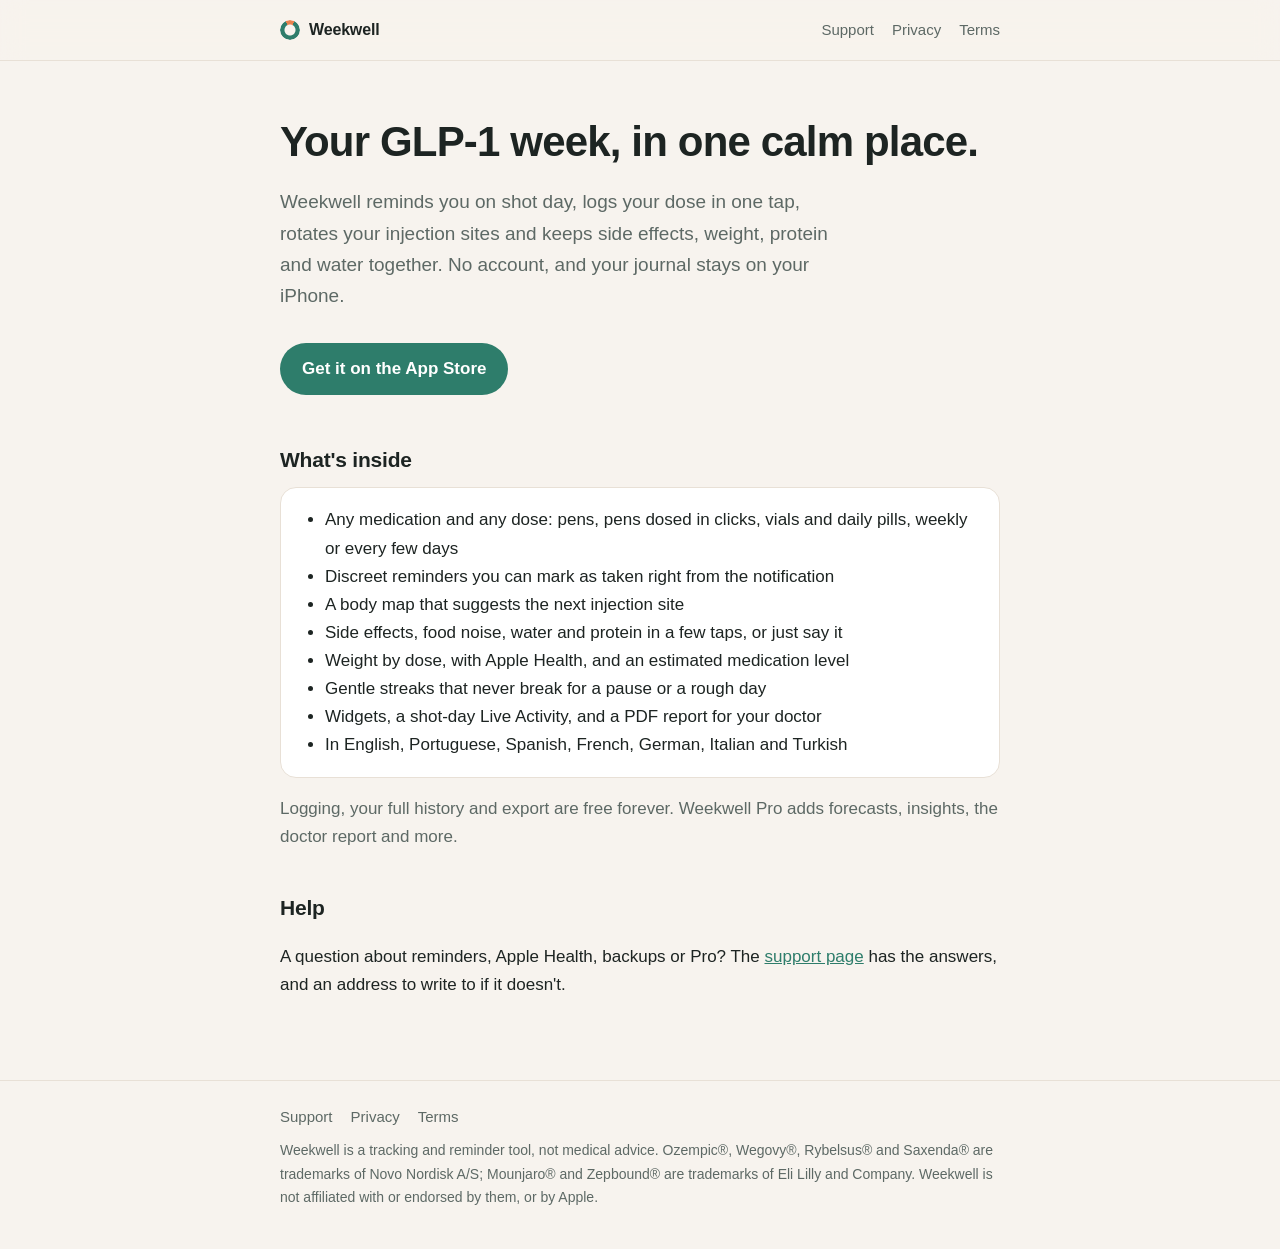
<file: index.html>
<!doctype html>
<html lang="en">
<head>
<meta charset="utf-8">
<meta name="viewport" content="width=device-width, initial-scale=1">
<title>Weekwell: GLP-1 Shot Tracker</title>
<meta name="description" content="Weekwell keeps your GLP-1 routine in one calm place: shot and pill reminders, injection sites, side effects, weight, protein and water.">
<link rel="canonical" href="https://codiee-dev.github.io/glp1-tracker-web/">
<link rel="stylesheet" href="style.css">
</head>
<body>

<header>
  <div class="wrap">
    <a class="brand" href="index.html"><span class="ring"></span> Weekwell</a>
    <nav>
      <a href="support.html">Support</a>
      <a href="privacy.html">Privacy</a>
      <a href="https://www.apple.com/legal/internet-services/itunes/dev/stdeula/" rel="noopener">Terms</a>
    </nav>
  </div>
</header>

<main>
  <div class="wrap">
    <section class="hero">
      <h1>Your GLP-1 week, in one calm place.</h1>
      <p>
        Weekwell reminds you on shot day, logs your dose in one tap, rotates your
        injection sites and keeps side effects, weight, protein and water together.
        No account, and your journal stays on your iPhone.
      </p>
      <a class="button" href="https://apps.apple.com/app/id6818553837" rel="noopener">Get it on the App Store</a>
    </section>

    <h2>What's inside</h2>
    <div class="card">
      <ul style="margin:0">
        <li>Any medication and any dose: pens, pens dosed in clicks, vials and daily pills, weekly or every few days</li>
        <li>Discreet reminders you can mark as taken right from the notification</li>
        <li>A body map that suggests the next injection site</li>
        <li>Side effects, food noise, water and protein in a few taps, or just say it</li>
        <li>Weight by dose, with Apple Health, and an estimated medication level</li>
        <li>Gentle streaks that never break for a pause or a rough day</li>
        <li>Widgets, a shot-day Live Activity, and a PDF report for your doctor</li>
        <li>In English, Portuguese, Spanish, French, German, Italian and Turkish</li>
      </ul>
    </div>

    <p class="muted">
      Logging, your full history and export are free forever. Weekwell Pro adds
      forecasts, insights, the doctor report and more.
    </p>

    <h2>Help</h2>
    <p>
      A question about reminders, Apple Health, backups or Pro? The
      <a href="support.html">support page</a> has the answers, and an address to
      write to if it doesn't.
    </p>
  </div>
</main>

<footer>
  <div class="wrap">
    <nav>
      <a href="support.html">Support</a>
      <a href="privacy.html">Privacy</a>
      <a href="https://www.apple.com/legal/internet-services/itunes/dev/stdeula/" rel="noopener">Terms</a>
    </nav>
    Weekwell is a tracking and reminder tool, not medical advice. Ozempic®, Wegovy®, Rybelsus® and Saxenda® are trademarks of Novo Nordisk A/S; Mounjaro® and Zepbound® are trademarks of Eli Lilly and Company. Weekwell is not affiliated with or endorsed by them, or by Apple.
  </div>
</footer>

</body>
</html>
</file>
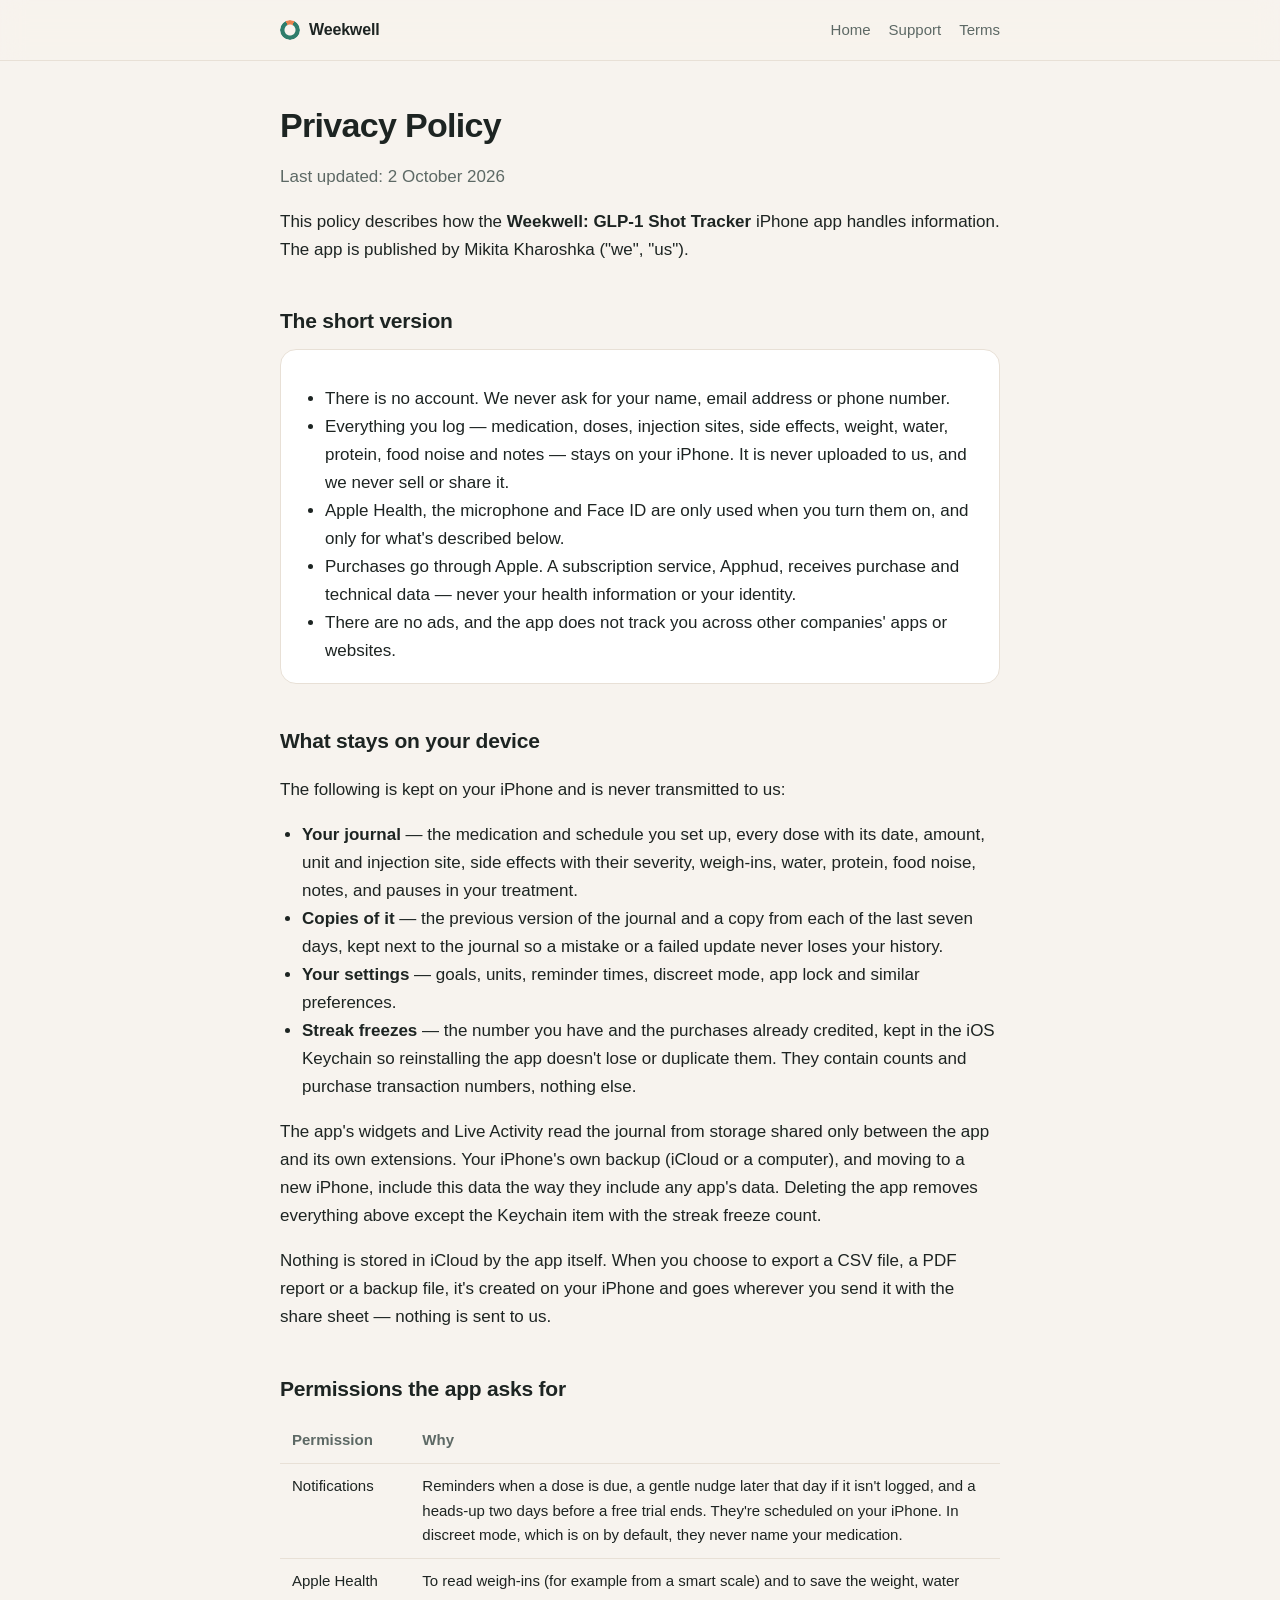
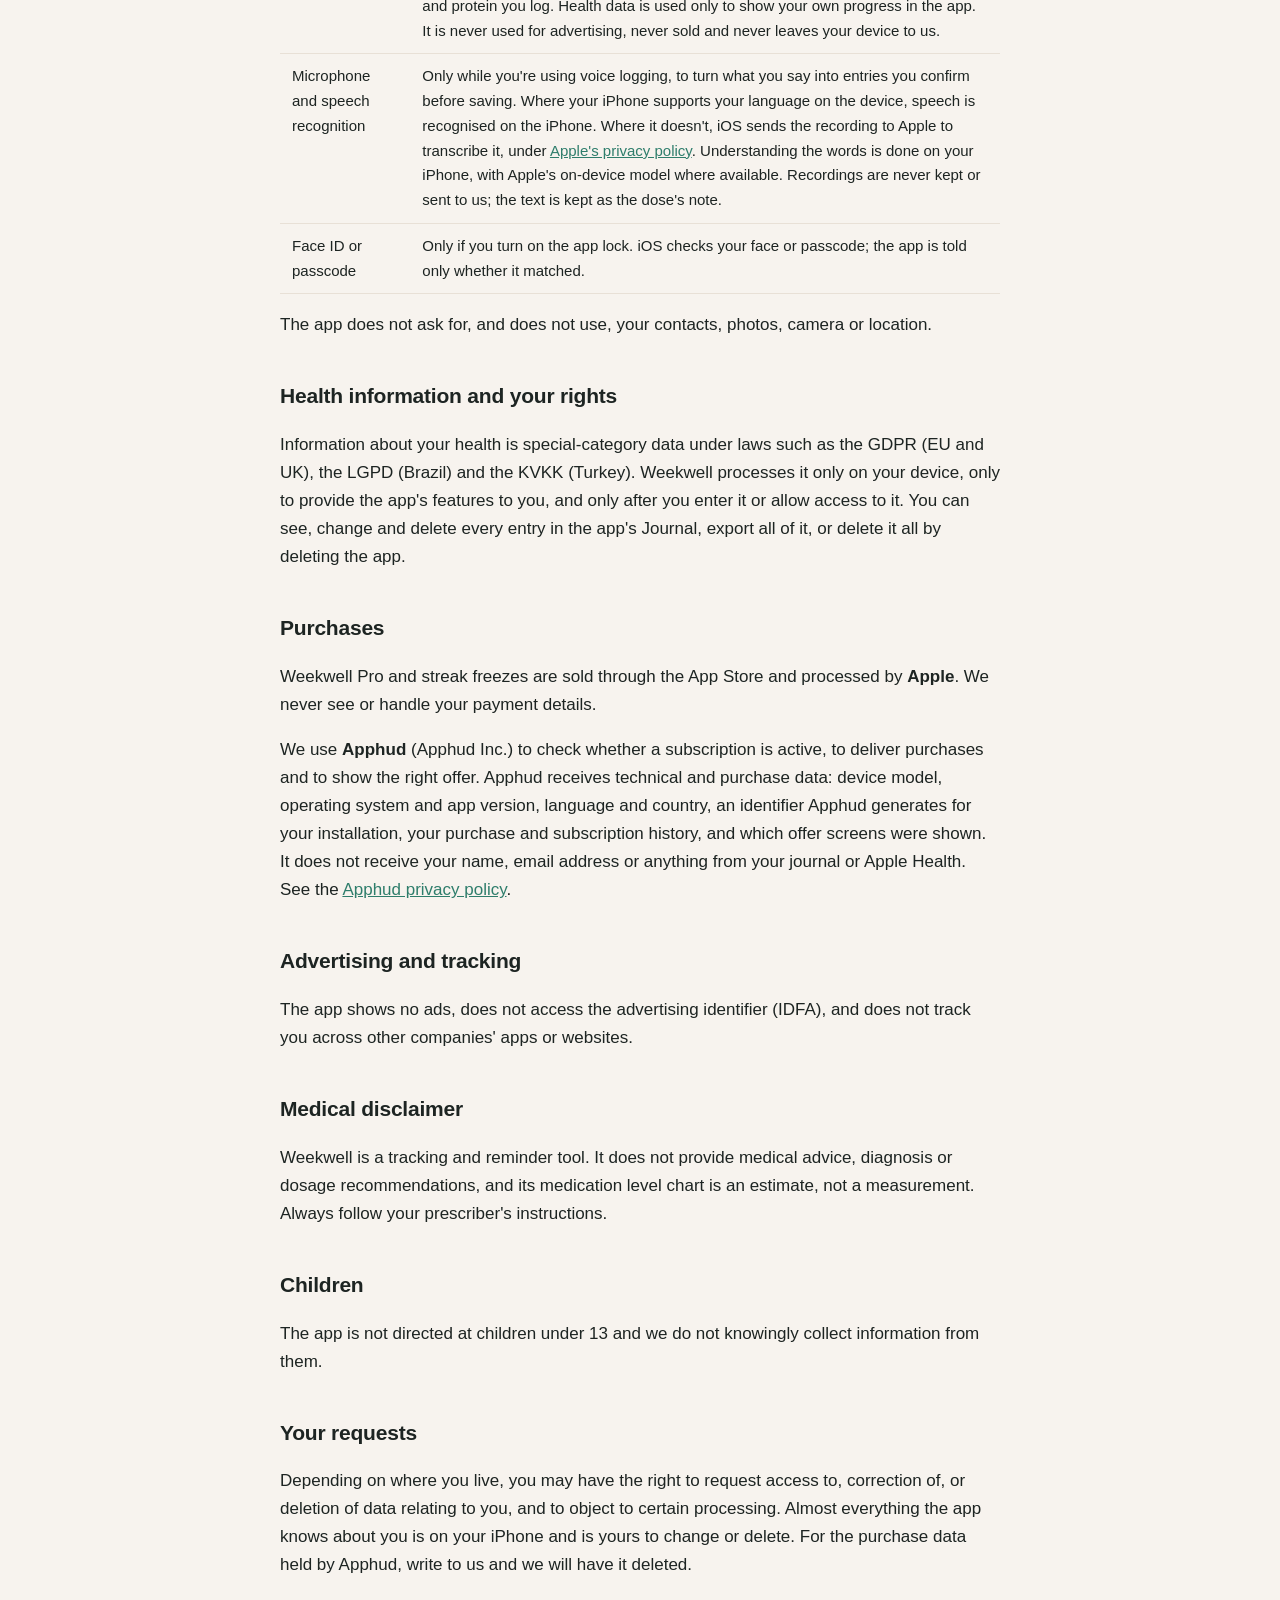
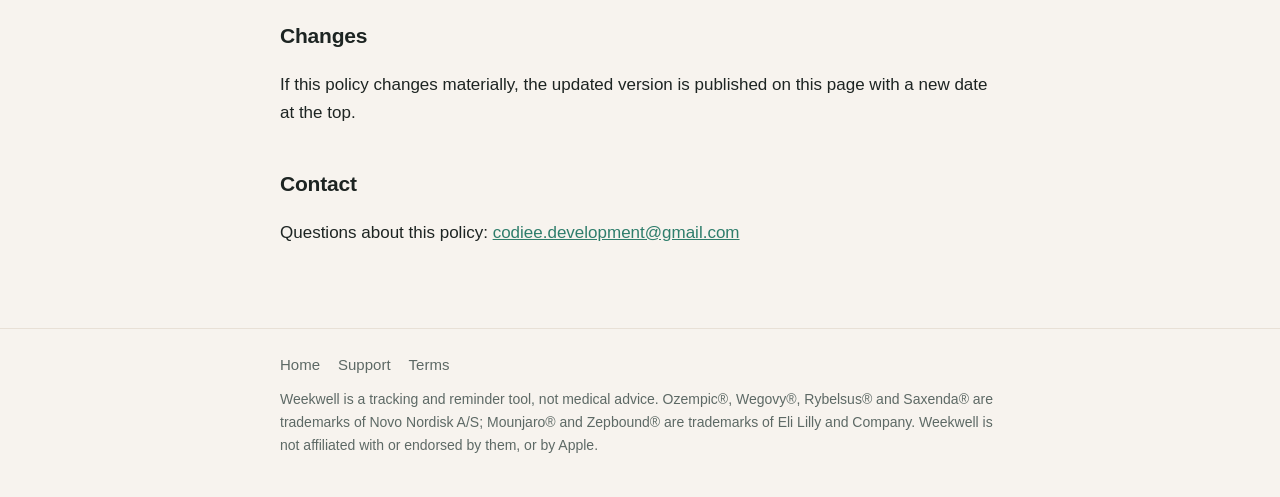
<file: privacy.html>
<!doctype html>
<html lang="en">
<head>
<meta charset="utf-8">
<meta name="viewport" content="width=device-width, initial-scale=1">
<title>Privacy Policy — Weekwell: GLP-1 Shot Tracker</title>
<meta name="description" content="Privacy policy for the Weekwell iPhone app: your health journal stays on your device, what the app asks for, and who processes purchases.">
<link rel="canonical" href="https://codiee-dev.github.io/glp1-tracker-web/privacy.html">
<meta name="robots" content="noindex">
<link rel="stylesheet" href="style.css">
</head>
<body>

<header>
  <div class="wrap">
    <a class="brand" href="index.html"><span class="ring"></span> Weekwell</a>
    <nav>
      <a href="index.html">Home</a>
      <a href="support.html">Support</a>
      <a href="https://www.apple.com/legal/internet-services/itunes/dev/stdeula/" rel="noopener">Terms</a>
    </nav>
  </div>
</header>

<main>
  <div class="wrap">
    <h1>Privacy Policy</h1>
    <p class="muted">Last updated: 2 October 2026</p>

    <p>
      This policy describes how the <strong>Weekwell: GLP-1 Shot Tracker</strong> iPhone
      app handles information. The app is published by Mikita Kharoshka ("we", "us").
    </p>

    <h2>The short version</h2>
    <div class="card">
      <ul style="margin-bottom:0">
        <li>There is no account. We never ask for your name, email address or phone number.</li>
        <li>Everything you log — medication, doses, injection sites, side effects, weight, water, protein, food noise and notes — stays on your iPhone. It is never uploaded to us, and we never sell or share it.</li>
        <li>Apple Health, the microphone and Face ID are only used when you turn them on, and only for what's described below.</li>
        <li>Purchases go through Apple. A subscription service, Apphud, receives purchase and technical data — never your health information or your identity.</li>
        <li>There are no ads, and the app does not track you across other companies' apps or websites.</li>
      </ul>
    </div>

    <h2>What stays on your device</h2>
    <p>The following is kept on your iPhone and is never transmitted to us:</p>
    <ul>
      <li><strong>Your journal</strong> — the medication and schedule you set up, every dose with its date, amount, unit and injection site, side effects with their severity, weigh-ins, water, protein, food noise, notes, and pauses in your treatment.</li>
      <li><strong>Copies of it</strong> — the previous version of the journal and a copy from each of the last seven days, kept next to the journal so a mistake or a failed update never loses your history.</li>
      <li><strong>Your settings</strong> — goals, units, reminder times, discreet mode, app lock and similar preferences.</li>
      <li><strong>Streak freezes</strong> — the number you have and the purchases already credited, kept in the iOS Keychain so reinstalling the app doesn't lose or duplicate them. They contain counts and purchase transaction numbers, nothing else.</li>
    </ul>
    <p>
      The app's widgets and Live Activity read the journal from storage shared only
      between the app and its own extensions. Your iPhone's own backup (iCloud or a
      computer), and moving to a new iPhone, include this data the way they include
      any app's data. Deleting the app removes everything above except the Keychain
      item with the streak freeze count.
    </p>
    <p>
      Nothing is stored in iCloud by the app itself. When you choose to export a CSV
      file, a PDF report or a backup file, it's created on your iPhone and goes
      wherever you send it with the share sheet — nothing is sent to us.
    </p>

    <h2>Permissions the app asks for</h2>
    <table>
      <tr><th>Permission</th><th>Why</th></tr>
      <tr>
        <td>Notifications</td>
        <td>Reminders when a dose is due, a gentle nudge later that day if it isn't logged, and a heads-up two days before a free trial ends. They're scheduled on your iPhone. In discreet mode, which is on by default, they never name your medication.</td>
      </tr>
      <tr>
        <td>Apple Health</td>
        <td>To read weigh-ins (for example from a smart scale) and to save the weight, water and protein you log. Health data is used only to show your own progress in the app. It is never used for advertising, never sold and never leaves your device to us.</td>
      </tr>
      <tr>
        <td>Microphone and speech recognition</td>
        <td>Only while you're using voice logging, to turn what you say into entries you confirm before saving. Where your iPhone supports your language on the device, speech is recognised on the iPhone. Where it doesn't, iOS sends the recording to Apple to transcribe it, under <a href="https://www.apple.com/legal/privacy/" rel="noopener">Apple's privacy policy</a>. Understanding the words is done on your iPhone, with Apple's on-device model where available. Recordings are never kept or sent to us; the text is kept as the dose's note.</td>
      </tr>
      <tr>
        <td>Face ID or passcode</td>
        <td>Only if you turn on the app lock. iOS checks your face or passcode; the app is told only whether it matched.</td>
      </tr>
    </table>
    <p>
      The app does not ask for, and does not use, your contacts, photos, camera or
      location.
    </p>

    <h2>Health information and your rights</h2>
    <p>
      Information about your health is special-category data under laws such as the
      GDPR (EU and UK), the LGPD (Brazil) and the KVKK (Turkey). Weekwell processes it
      only on your device, only to provide the app's features to you, and only after
      you enter it or allow access to it. You can see, change and delete every entry
      in the app's Journal, export all of it, or delete it all by deleting the app.
    </p>

    <h2>Purchases</h2>
    <p>
      Weekwell Pro and streak freezes are sold through the App Store and processed by
      <strong>Apple</strong>. We never see or handle your payment details.
    </p>
    <p>
      We use <strong>Apphud</strong> (Apphud Inc.) to check whether a subscription is
      active, to deliver purchases and to show the right offer. Apphud receives
      technical and purchase data: device model, operating system and app version,
      language and country, an identifier Apphud generates for your installation,
      your purchase and subscription history, and which offer screens were shown. It
      does not receive your name, email address or anything from your journal or
      Apple Health. See the <a href="https://apphud.com/privacy" rel="noopener">Apphud privacy policy</a>.
    </p>

    <h2>Advertising and tracking</h2>
    <p>
      The app shows no ads, does not access the advertising identifier (IDFA), and
      does not track you across other companies' apps or websites.
    </p>

    <h2>Medical disclaimer</h2>
    <p>
      Weekwell is a tracking and reminder tool. It does not provide medical advice,
      diagnosis or dosage recommendations, and its medication level chart is an
      estimate, not a measurement. Always follow your prescriber's instructions.
    </p>

    <h2>Children</h2>
    <p>
      The app is not directed at children under 13 and we do not knowingly collect
      information from them.
    </p>

    <h2>Your requests</h2>
    <p>
      Depending on where you live, you may have the right to request access to,
      correction of, or deletion of data relating to you, and to object to certain
      processing. Almost everything the app knows about you is on your iPhone and is
      yours to change or delete. For the purchase data held by Apphud, write to us and
      we will have it deleted.
    </p>

    <h2>Changes</h2>
    <p>
      If this policy changes materially, the updated version is published on this
      page with a new date at the top.
    </p>

    <h2>Contact</h2>
    <p>
      Questions about this policy:
      <a href="mailto:codiee.development@gmail.com">codiee.development@gmail.com</a>
    </p>
  </div>
</main>

<footer>
  <div class="wrap">
    <nav>
      <a href="index.html">Home</a>
      <a href="support.html">Support</a>
      <a href="https://www.apple.com/legal/internet-services/itunes/dev/stdeula/" rel="noopener">Terms</a>
    </nav>
    Weekwell is a tracking and reminder tool, not medical advice. Ozempic®, Wegovy®, Rybelsus® and Saxenda® are trademarks of Novo Nordisk A/S; Mounjaro® and Zepbound® are trademarks of Eli Lilly and Company. Weekwell is not affiliated with or endorsed by them, or by Apple.
  </div>
</footer>

</body>
</html>
</file>
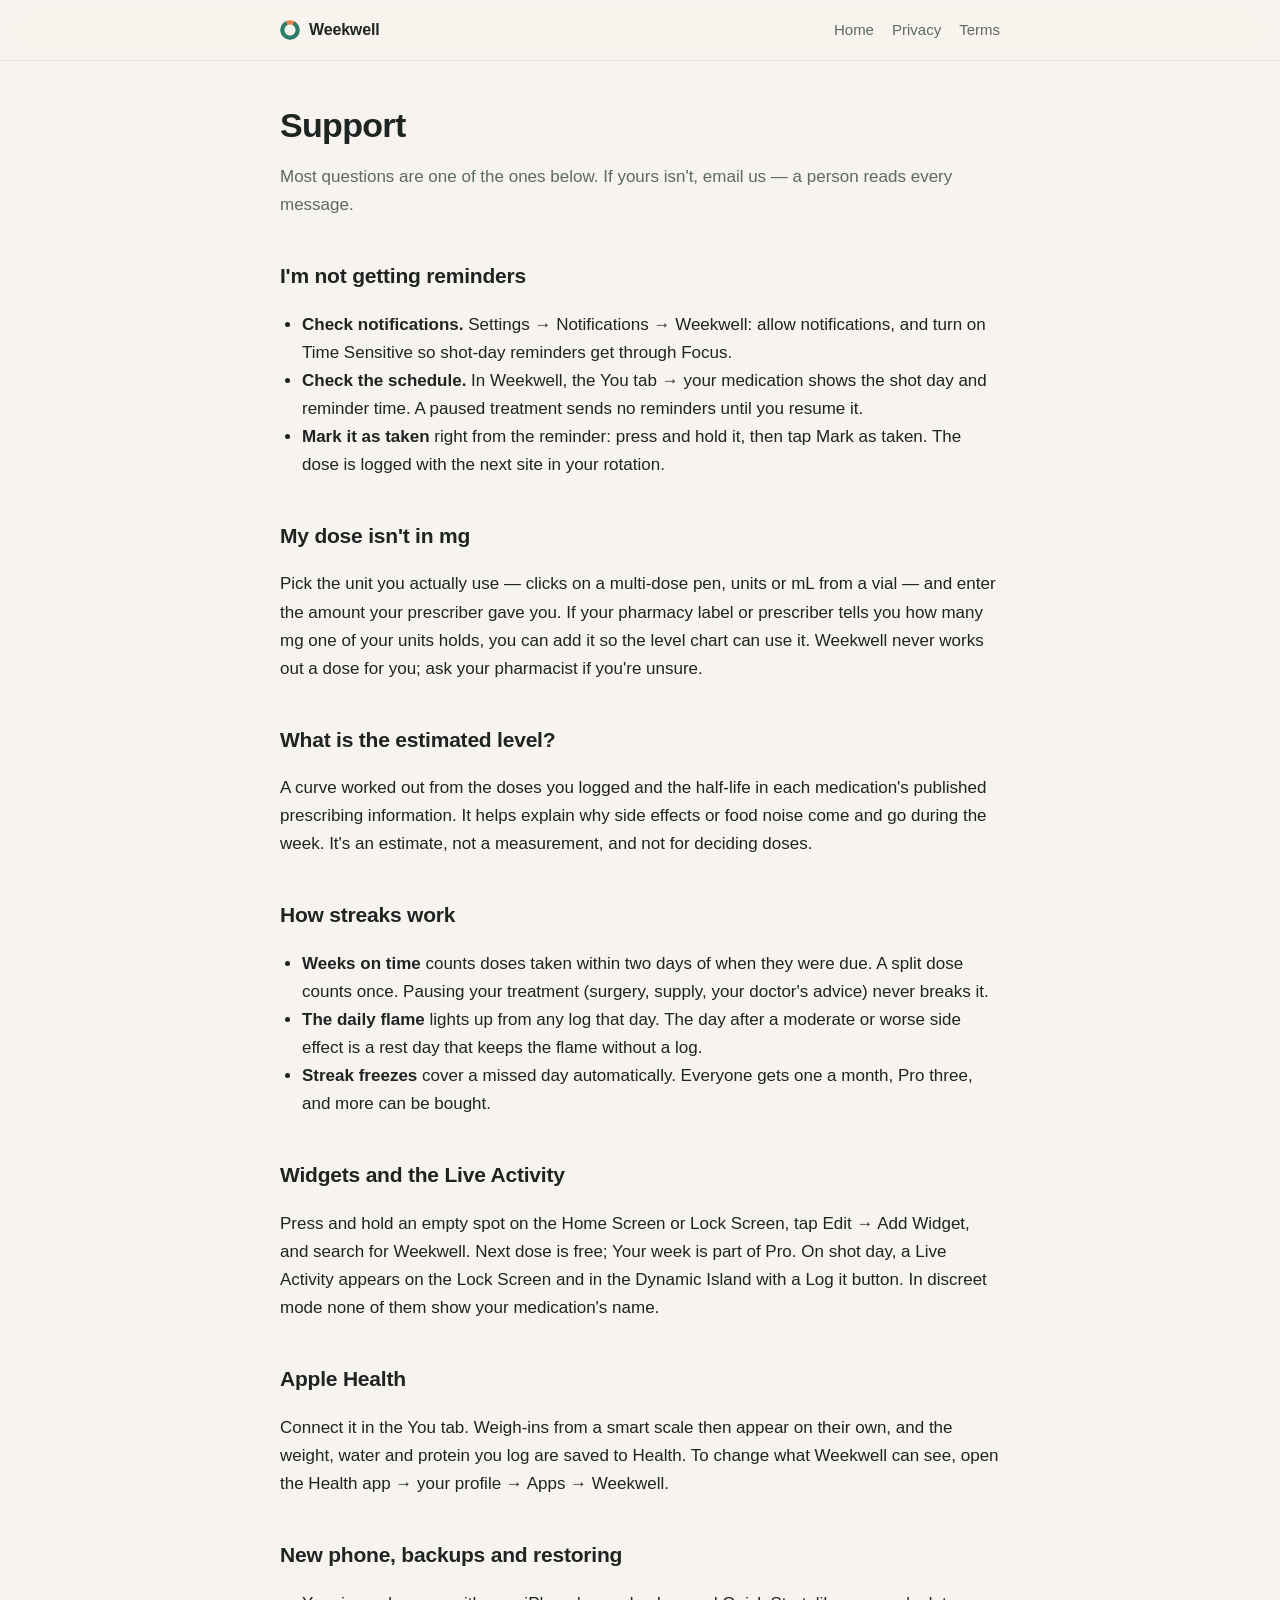
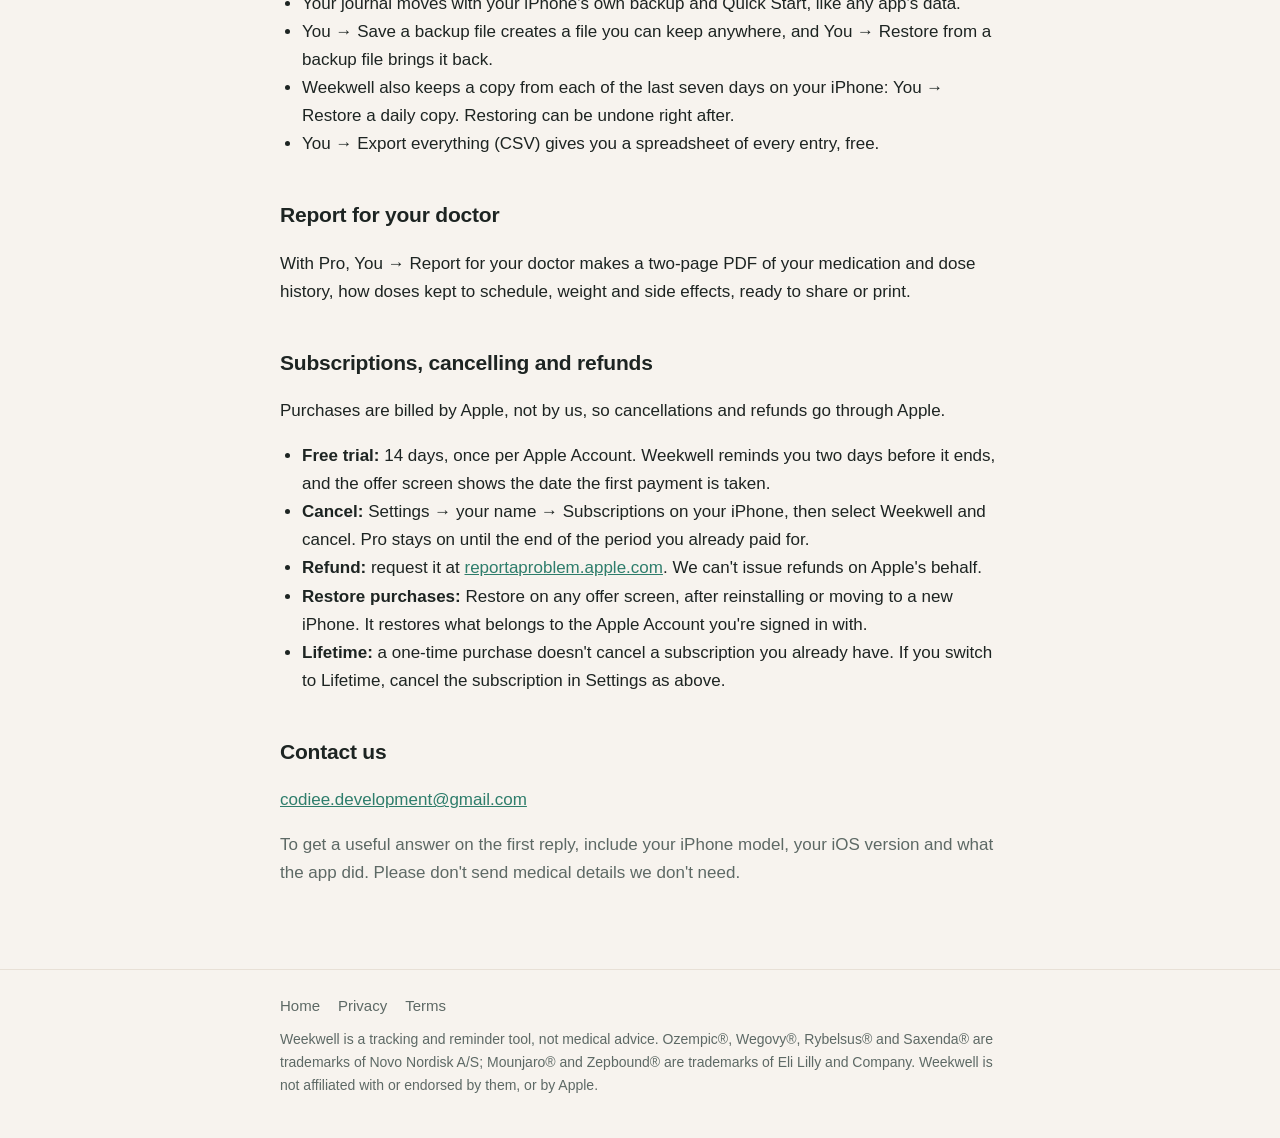
<file: support.html>
<!doctype html>
<html lang="en">
<head>
<meta charset="utf-8">
<meta name="viewport" content="width=device-width, initial-scale=1">
<title>Support — Weekwell: GLP-1 Shot Tracker</title>
<meta name="description" content="Help for the Weekwell iPhone app: reminders, logging doses in any unit, streaks, widgets, Apple Health, backups, subscriptions and refunds.">
<link rel="canonical" href="https://codiee-dev.github.io/glp1-tracker-web/support.html">
<link rel="stylesheet" href="style.css">
</head>
<body>

<header>
  <div class="wrap">
    <a class="brand" href="index.html"><span class="ring"></span> Weekwell</a>
    <nav>
      <a href="index.html">Home</a>
      <a href="privacy.html">Privacy</a>
      <a href="https://www.apple.com/legal/internet-services/itunes/dev/stdeula/" rel="noopener">Terms</a>
    </nav>
  </div>
</header>

<main>
  <div class="wrap">
    <h1>Support</h1>
    <p class="muted">
      Most questions are one of the ones below. If yours isn't, email us — a person
      reads every message.
    </p>

    <h2>I'm not getting reminders</h2>
    <ul>
      <li><strong>Check notifications.</strong> Settings → Notifications → Weekwell: allow notifications, and turn on Time Sensitive so shot-day reminders get through Focus.</li>
      <li><strong>Check the schedule.</strong> In Weekwell, the You tab → your medication shows the shot day and reminder time. A paused treatment sends no reminders until you resume it.</li>
      <li><strong>Mark it as taken</strong> right from the reminder: press and hold it, then tap Mark as taken. The dose is logged with the next site in your rotation.</li>
    </ul>

    <h2>My dose isn't in mg</h2>
    <p>
      Pick the unit you actually use — clicks on a multi-dose pen, units or mL from a
      vial — and enter the amount your prescriber gave you. If your pharmacy label or
      prescriber tells you how many mg one of your units holds, you can add it so the
      level chart can use it. Weekwell never works out a dose for you; ask your
      pharmacist if you're unsure.
    </p>

    <h2>What is the estimated level?</h2>
    <p>
      A curve worked out from the doses you logged and the half-life in each
      medication's published prescribing information. It helps explain why side
      effects or food noise come and go during the week. It's an estimate, not a
      measurement, and not for deciding doses.
    </p>

    <h2>How streaks work</h2>
    <ul>
      <li><strong>Weeks on time</strong> counts doses taken within two days of when they were due. A split dose counts once. Pausing your treatment (surgery, supply, your doctor's advice) never breaks it.</li>
      <li><strong>The daily flame</strong> lights up from any log that day. The day after a moderate or worse side effect is a rest day that keeps the flame without a log.</li>
      <li><strong>Streak freezes</strong> cover a missed day automatically. Everyone gets one a month, Pro three, and more can be bought.</li>
    </ul>

    <h2>Widgets and the Live Activity</h2>
    <p>
      Press and hold an empty spot on the Home Screen or Lock Screen, tap Edit → Add
      Widget, and search for Weekwell. Next dose is free; Your week is part of Pro. On
      shot day, a Live Activity appears on the Lock Screen and in the Dynamic Island
      with a Log it button. In discreet mode none of them show your medication's name.
    </p>

    <h2>Apple Health</h2>
    <p>
      Connect it in the You tab. Weigh-ins from a smart scale then appear on their own,
      and the weight, water and protein you log are saved to Health. To change what
      Weekwell can see, open the Health app → your profile → Apps → Weekwell.
    </p>

    <h2>New phone, backups and restoring</h2>
    <ul>
      <li>Your journal moves with your iPhone's own backup and Quick Start, like any app's data.</li>
      <li>You → Save a backup file creates a file you can keep anywhere, and You → Restore from a backup file brings it back.</li>
      <li>Weekwell also keeps a copy from each of the last seven days on your iPhone: You → Restore a daily copy. Restoring can be undone right after.</li>
      <li>You → Export everything (CSV) gives you a spreadsheet of every entry, free.</li>
    </ul>

    <h2>Report for your doctor</h2>
    <p>
      With Pro, You → Report for your doctor makes a two-page PDF of your medication
      and dose history, how doses kept to schedule, weight and side effects, ready to
      share or print.
    </p>

    <h2>Subscriptions, cancelling and refunds</h2>
    <p>
      Purchases are billed by Apple, not by us, so cancellations and refunds go
      through Apple.
    </p>
    <ul>
      <li><strong>Free trial:</strong> 14 days, once per Apple Account. Weekwell reminds you two days before it ends, and the offer screen shows the date the first payment is taken.</li>
      <li><strong>Cancel:</strong> Settings → your name → Subscriptions on your iPhone, then select Weekwell and cancel. Pro stays on until the end of the period you already paid for.</li>
      <li><strong>Refund:</strong> request it at <a href="https://reportaproblem.apple.com" rel="noopener">reportaproblem.apple.com</a>. We can't issue refunds on Apple's behalf.</li>
      <li><strong>Restore purchases:</strong> Restore on any offer screen, after reinstalling or moving to a new iPhone. It restores what belongs to the Apple Account you're signed in with.</li>
      <li><strong>Lifetime:</strong> a one-time purchase doesn't cancel a subscription you already have. If you switch to Lifetime, cancel the subscription in Settings as above.</li>
    </ul>

    <h2>Contact us</h2>
    <p>
      <a href="mailto:codiee.development@gmail.com">codiee.development@gmail.com</a>
    </p>
    <p class="muted">
      To get a useful answer on the first reply, include your iPhone model, your iOS
      version and what the app did. Please don't send medical details we don't need.
    </p>
  </div>
</main>

<footer>
  <div class="wrap">
    <nav>
      <a href="index.html">Home</a>
      <a href="privacy.html">Privacy</a>
      <a href="https://www.apple.com/legal/internet-services/itunes/dev/stdeula/" rel="noopener">Terms</a>
    </nav>
    Weekwell is a tracking and reminder tool, not medical advice. Ozempic®, Wegovy®, Rybelsus® and Saxenda® are trademarks of Novo Nordisk A/S; Mounjaro® and Zepbound® are trademarks of Eli Lilly and Company. Weekwell is not affiliated with or endorsed by them, or by Apple.
  </div>
</footer>

</body>
</html>
</file>
<file: style.css>
/* Weekwell support site.
   Same skeleton as the Walker, Woofer and Fire Remote sites, recoloured to the
   app's palette: warm paper, the well green as the accent, apricot for shot day. */

:root {
  --bg: #f7f3ee;
  --surface: #ffffff;
  --border: #e8e0d6;
  --text: #1d2422;
  --muted: #5d6965;
  --accent: #2e7d6b;
  --accent-2: #e9824f;
  --max: 760px;
}

@media (prefers-color-scheme: dark) {
  :root {
    --bg: #0e1412;
    --surface: #17201d;
    --border: #2b3833;
    --text: #f3f1ee;
    --muted: #a7b2ad;
    --accent: #5cc3a7;
    --accent-2: #ff9f6e;
  }
}

* { box-sizing: border-box; }

html { scroll-behavior: smooth; }

body {
  margin: 0;
  background: var(--bg);
  color: var(--text);
  font: 17px/1.65 -apple-system, BlinkMacSystemFont, "Segoe UI", Roboto, Helvetica, Arial, sans-serif;
  -webkit-font-smoothing: antialiased;
}

.wrap { max-width: var(--max); margin: 0 auto; padding: 0 20px; }

header {
  border-bottom: 1px solid var(--border);
  position: sticky;
  top: 0;
  background: color-mix(in srgb, var(--bg) 85%, transparent);
  backdrop-filter: saturate(160%) blur(12px);
  z-index: 10;
}
header .wrap {
  display: flex;
  align-items: center;
  justify-content: space-between;
  gap: 16px;
  height: 60px;
}
.brand {
  display: flex;
  align-items: center;
  gap: 9px;
  font-weight: 700;
  letter-spacing: -0.01em;
  color: var(--text);
  text-decoration: none;
  font-size: 16px;
}
/* The week ring: six green days and an apricot shot day at the top. */
.brand .ring {
  width: 20px;
  height: 20px;
  border-radius: 50%;
  background: conic-gradient(var(--accent-2) 0 26deg, var(--accent) 26deg 334deg, var(--accent-2) 334deg 360deg);
  -webkit-mask: radial-gradient(circle, transparent 5px, #000 6px);
  mask: radial-gradient(circle, transparent 5px, #000 6px);
}
nav { display: flex; gap: 18px; }
nav a { color: var(--muted); text-decoration: none; font-size: 15px; }
nav a:hover, nav a[aria-current="page"] { color: var(--text); }

main { padding-bottom: 64px; }

h1 { font-size: 34px; line-height: 1.2; letter-spacing: -0.02em; margin: 44px 0 8px; }
h2 { font-size: 21px; letter-spacing: -0.01em; margin: 40px 0 10px; }
h3 { font-size: 17px; margin: 24px 0 6px; }
p, li { color: var(--text); }
a { color: var(--accent); }
.muted { color: var(--muted); }

.card {
  background: var(--surface);
  border: 1px solid var(--border);
  border-radius: 16px;
  padding: 18px 22px;
}
ul { padding-left: 22px; }

table { width: 100%; border-collapse: collapse; margin: 12px 0; font-size: 15px; }
th, td { text-align: left; vertical-align: top; padding: 10px 12px; border-bottom: 1px solid var(--border); }
th { color: var(--muted); font-weight: 600; }

.hero { padding: 56px 0 8px; }
.hero h1 { font-size: 42px; margin-top: 0; }
.hero p { font-size: 19px; color: var(--muted); max-width: 560px; }
.button {
  display: inline-block;
  margin-top: 12px;
  padding: 12px 22px;
  border-radius: 999px;
  background: var(--accent);
  color: #ffffff;
  font-weight: 700;
  text-decoration: none;
}

footer { border-top: 1px solid var(--border); padding: 24px 0 40px; font-size: 14px; color: var(--muted); }
footer nav { margin-bottom: 10px; }

@media (max-width: 520px) {
  h1 { font-size: 28px; }
  .hero h1 { font-size: 34px; }
  nav { gap: 14px; }
}
</file>
